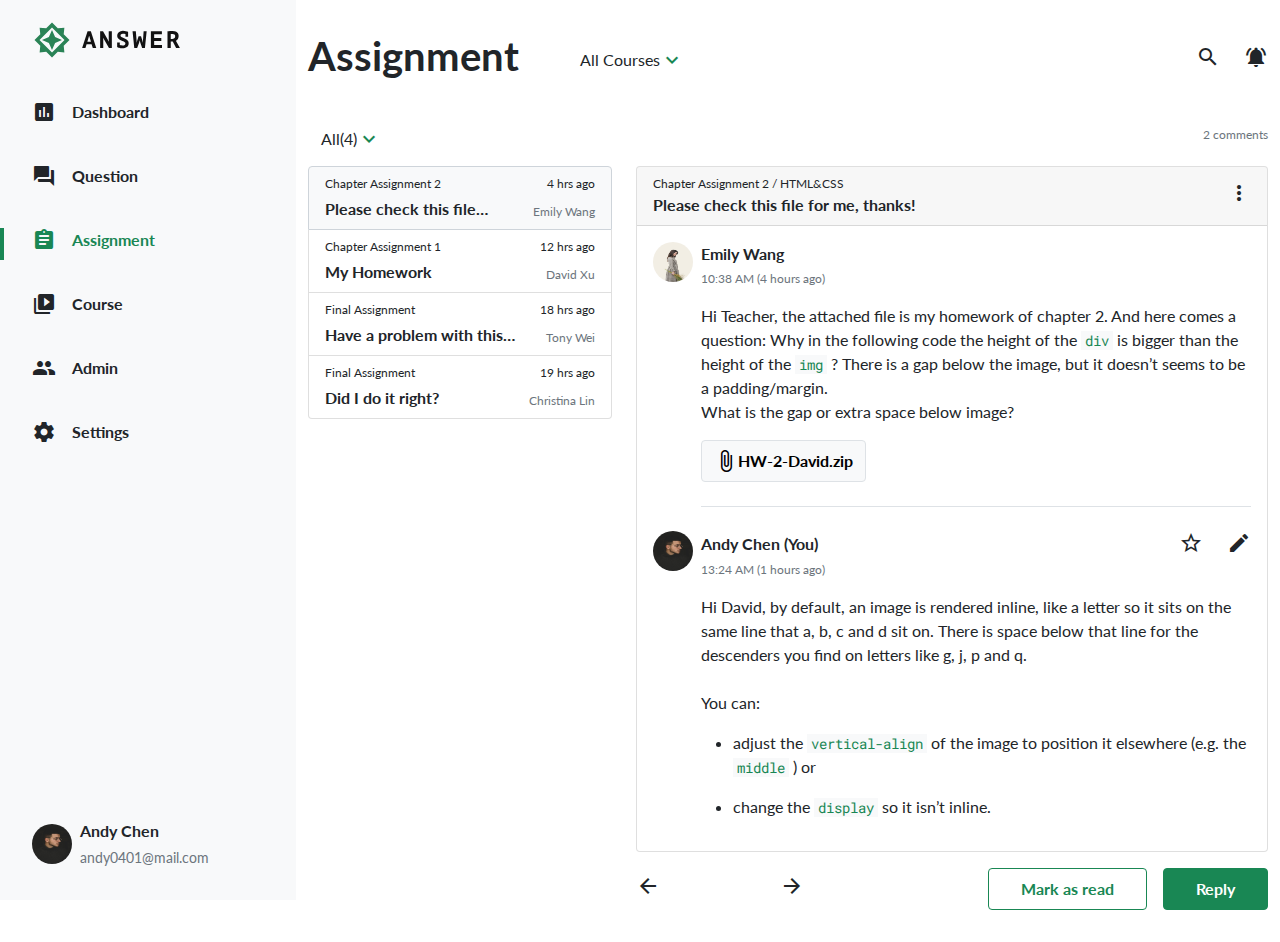
<file: index.html>
<!DOCTYPE html>
<html lang="en">

  <head>
    <meta charset="UTF-8">
    <meta name="viewport" content="width=device-width, initial-scale=1.0">
    <meta http-equiv="X-UA-Compatible" content="ie=edge">
    <title>Boostrap Index</title>
    <link href="https://fonts.googleapis.com/icon?family=Material+Icons|Material+Icons+Outlined" rel="stylesheet">
    <link rel="stylesheet" href="./assets/style/all.css">
  </head>

  <body>
    <div class="d-flex flex-column justify-content-between bg-light dashboard">
      <nav class="nav flex-column fw-bold">
        <a class="nav-link" href="index.html"><img class="img-fluid" src="assets/images/logo-ANSWER.svg" alt="logo"></a>
        <li class="nav-item">
          <a class="nav-link link-success d-flex" href="#">
            <span class="material-icons me-3 d-block">assessment</span>Dashboard
          </a>
        </li>
        <li class="nav-item">
          <a class="nav-link link-success d-flex" href="#">
            <span class="material-icons me-3 d-block">question_answer</span>Question
          </a>
        </li>
        <li class="nav-item">
          <a class="nav-link link-success d-flex active" aria-current="index" href="index.html">
            <span class="material-icons me-3 d-block">assignment</span>Assignment
          </a>
        </li>
        <li class="nav-item">
          <a class="nav-link link-success d-flex" href="#">
            <span class="material-icons me-3 d-block">video_library</span>Course
          </a>
        </li>
        <li class="nav-item">
          <a class="nav-link link-success d-flex " href="admin.html">
            <span class="material-icons me-3 d-block">people</span>Admin
          </a>
        </li>
        <li class="nav-item">
          <a class="nav-link link-success d-flex" href="#">
            <span class="material-icons me-3 d-block">settings</span>Settings
          </a>
        </li>
      </nav>
      <div class="d-flex align-items-center dashboard-user">
        <img src="assets/images/andychen.jpeg" alt="user" width="40" height="40" class="rounded-circle me-2">
        <div>
          <p class="fw-bold mb-1 fs-6">Andy Chen</p>
          <p class="small mb-0 text-secondary">andy0401@mail.com</p>
        </div>
      </div>
    </div>
    

    

<div class="container-fluid">
    <header class=" d-flex justify-content-between align-items-center">
        <div class="d-flex align-items-center">
            <h1 class="fw-bold me-5">Assignment</h1>
            <div class="dropdown fw-bold">
                <button class="btn d-flex text-dark" type="button" id="dropdownMenuButton1" data-bs-toggle="dropdown" aria-expanded="false">
                    All Courses
                    <span class="material-icons expand_more text-success">expand_more</span>
                    <span class="material-icons expand_less text-success">expand_less</span>
                </button>
                <ul class="dropdown-menu" aria-labelledby="dropdownMenuButton1">
                    <li><a class="dropdown-item" href="#">HTML&CSS</a></li>
                    <li><a class="dropdown-item" href="#">Javascript</a></li>
                    <li><a class="dropdown-item" href="#">Vue</a></li>
                </ul>
            </div>
        </div>
        <div class="d-flex gap-4">
            <a class="d-block icon" href="#">
                <span class="material-icons">search</span>
            </a>
            <a class="d-block icon" href="#">
                <span class="material-icons">notifications_active</span>
            </a>
        </div>
    </header>

    <main>
        <div class="d-flex justify-content-between align-items-center">
            <div class="dropdown fw-bold mb-2">
                <button class="btn d-flex text-dark" type="button" id="dropdownMenuButton1" data-bs-toggle="dropdown" aria-expanded="false">
                    All(4)
                    <span class="material-icons expand_more text-success">expand_more</span>
                    <span class="material-icons expand_less text-success">expand_less</span>
                </button>
                <ul class="dropdown-menu" aria-labelledby="dropdownMenuButton1">
                    <li><a class="dropdown-item" href="#">All(4)</a></li>
                    <li><a class="dropdown-item" href="#">Chapter Assignment 1(1)</a></li>
                    <li><a class="dropdown-item" href="#">Chapter Assignment 2(1)</a></li>
                    <li><a class="dropdown-item" href="#">Final Assignment(2)</a></li>
                </ul>
            </div>
            <p class="fs-7 text-secondary">2 comments</p>
        </div>
        <div class="row">
            <div class="col-4">
              <div class="list-group" id="list-tab" role="tablist">
                <a class="list-group-item list-group-item-action active" id="list-home-list" data-bs-toggle="list" href="#list-home" role="tab" aria-controls="list-home">
                    <div class="d-flex w-100 justify-content-between">
                        <p class="fs-7 mb-1 text-dark">Chapter Assignment 2</p>
                        <p class="fs-7 mb-1 text-dark">4 hrs ago</p>
                    </div>
                    <div class="d-flex w-100 justify-content-between align-items-end">
                        <p class="fw-bold text-dark mb-0">Please check this file…</p>
                        <p class="fs-7 text-secondary mb-0">Emily Wang</p>
                    </div>
                </a>
                <a class="list-group-item list-group-item-action" id="list-profile-list" data-bs-toggle="list" href="#list-profile" role="tab" aria-controls="list-profile">
                    <div class="d-flex w-100 justify-content-between">
                        <p class="fs-7 mb-1 text-dark">Chapter Assignment 1</p>
                        <p class="fs-7 mb-1 text-dark">12 hrs ago</p>
                    </div>
                    <div class="d-flex w-100 justify-content-between align-items-end">
                        <p class="fw-bold text-dark mb-0">My Homework</p>
                        <p class="fs-7 text-secondary mb-0">David Xu</p>
                    </div>
                </a>
                <a class="list-group-item list-group-item-action" id="list-messages-list" data-bs-toggle="list" href="#list-messages" role="tab" aria-controls="list-messages">
                    <div class="d-flex w-100 justify-content-between">
                        <p class="fs-7 mb-1 text-dark">Final Assignment</p>
                        <p class="fs-7 mb-1 text-dark">18 hrs ago</p>
                    </div>
                    <div class="d-flex w-100 justify-content-between align-items-end">
                        <p class="fw-bold text-dark mb-0">Have a problem with this…</p>
                        <p class="fs-7 text-secondary mb-0">Tony Wei</p>
                    </div>
                </a>
                <a class="list-group-item list-group-item-action" id="list-settings-list" data-bs-toggle="list" href="#list-settings" role="tab" aria-controls="list-settings">
                    <div class="d-flex w-100 justify-content-between">
                        <p class="fs-7 mb-1 text-dark">Final Assignment</p>
                        <p class="fs-7 mb-1 text-dark">19 hrs ago</p>
                    </div>
                    <div class="d-flex w-100 justify-content-between align-items-end">
                        <p class="fw-bold text-dark mb-0">Did I do it right?</p>
                        <p class="fs-7 text-secondary mb-0">Christina Lin</p>
                    </div>
                </a>
              </div>
            </div>

            <div class="col-8">
                <div class="tab-content" id="nav-tabContent">
                    <div class="tab-pane fade show active" id="list-home" role="tabpanel" aria-labelledby="list-home-list">
                        <div class="card">
                            <div class="card-header d-flex justify-content-between align-items-center">
                                <div class="card-header-left">
                                    <p class="fs-7 text-dark mb-0">
                                        Chapter Assignment 2 / HTML&CSS
                                    </p>
                                    <p class="fw-bold text-dark mb-0">
                                        Please check this file for me, thanks!
                                    </p>
                                </div>
                                <a class="d-block icon" href="#">
                                    <span class="material-icons">more_vert</span>
                                </a>
                            </div>
                            <div class="card-body">
                                <!-- 學生問題 -->
                                <div class="d-flex">
                                    <div class="flex-shrink-0">
                                        <img src="assets/images/emilywang.jpeg" alt="student" width="40" height="40" class="rounded-circle">
                                    </div>
                                    <div class="flex-grow-1 ms-2 border-bottom pb-4 mb-4">
                                        <p class="text-dark fw-bold fs-6 mb-1">Emily Wang</p>
                                        <p class="text-secondary fs-7 mb-3">10:38 AM (4 hours ago)</p>
                                        <p class="text-dark fs-6">
                                            Hi Teacher, the attached file is my homework of chapter 2. And here comes a question: 
                                            Why in the following code the height of the <code class="text-success bg-light px-1 ff-roboto-mono">div</code> is bigger than the height of the 
                                            <code class="text-success bg-light px-1 ff-roboto-mono">img</code> 
                                            ? There is a gap below the image, but it doesn’t seems to be a padding/margin. <br>
                                            What is the gap or extra space below image?
                                        </p>
                                        
                                        <a href="#" class="btn btn-light border py-2 fw-bold" download="HW-2-David.zip">
                                            <p class="d-flex mb-0"><span class="material-icons d-block">attach_file</span>HW-2-David.zip</p>
                                        </a>
                                    </div>
                                </div>
                                <!-- 助教回復 -->
                                <div class="collapse multi-collapse show" id="collapseReply">
                                    <div class="d-flex">
                                        <div class="flex-shrink-0 d-flex">
                                            <img src="assets/images/andychen.jpeg" alt="user" width="40" height="40" class="rounded-circle">
                                        </div>
                                        <div class="flex-grow-1 ms-2">
                                            <div class="d-flex justify-content-between align-items-center">
                                                <p class="text-dark fw-bold fs-6 mb-1">Andy Chen (You)</p>
                                                <div class="d-flex gap-4">
                                                    <a class="d-block icon" href="#">
                                                        <span class="material-icons">star_border</span>
                                                    </a>
                                                    <a class="d-block icon" href="#">
                                                        <span class="material-icons">edit</span>
                                                    </a>
                                                </div>
                                            </div>
                                            <p class="text-secondary fs-7 mb-3">13:24 AM (1 hours ago)</p>
                                            <p class="text-dark fs-6">
                                                Hi David, by default, an image is rendered inline, like a letter so it sits on the same line that a, b, c and d sit on. 
                                                There is space below that line for the descenders you find on letters like g, j, p and q. <br><br>
                                                You can:
                                                <ul>
                                                    <li>
                                                        <p>
                                                            adjust the <code class="text-success bg-light px-1 ff-roboto-mono">vertical-align</code>
                                                            of the image to position it elsewhere (e.g. the <code class="text-success bg-light px-1 ff-roboto-mono">middle</code> ) or
                                                        </p>
                                                    </li>
                                                    <li>
                                                        <p>change the <code class="text-success bg-light px-1 ff-roboto-mono">display</code> so it isn’t inline.</p>
                                                    </li>
                                                </ul>
                                            </p>
                                        </div>
                                    </div>
                                </div>
                            </div>
                        </div>
                    </div>
                    <div class="tab-pane fade" id="list-profile" role="tabpanel" aria-labelledby="list-profile-list">
                        <div class="card">
                            <div class="card-header d-flex justify-content-between align-items-center">
                                <div class="card-header-left">
                                    <p class="fs-7 text-dark mb-0">
                                        Chapter Assignment 1 / HTML&CSS
                                    </p>
                                    <p class="fw-bold text-dark mb-0">
                                        My Homework
                                    </p>
                                </div>
                                <a class="d-block icon" href="#">
                                    <span class="material-icons">more_vert</span>
                                </a>
                            </div>
                            <div class="card-body">
                                <!-- 學生問題 -->
                                <div class="d-flex">
                                    <div class="flex-shrink-0">
                                        <img src="assets/images/emilywang.jpeg" alt="student" width="40" height="40" class="rounded-circle">
                                    </div>
                                    <div class="flex-grow-1 ms-2 border-bottom pb-4 mb-4">
                                        <p class="text-dark fw-bold fs-6 mb-1">David Xu</p>
                                        <p class="text-secondary fs-7 mb-3">10:38 AM (4 hours ago)</p>
                                        <p class="text-dark fs-6">
                                            Hi Teacher, the attached file is my homework of chapter 2. And here comes a question: 
                                            Why in the following code the height of the <code class="text-success bg-light px-1 ff-roboto-mono">div</code> is bigger than the height of the 
                                            <code class="text-success bg-light px-1 ff-roboto-mono">img</code> 
                                            ? There is a gap below the image, but it doesn’t seems to be a padding/margin. <br>
                                            What is the gap or extra space below image?
                                        </p>
                                        
                                        <a href="#" class="btn btn-light border py-2 fw-bold" download="HW-2-David.zip">
                                            <p class="d-flex mb-0"><span class="material-icons d-block">attach_file</span>HW-2-David.zip</p>
                                        </a>
                                    </div>
                                </div>
                            </div>
                        </div>
                    </div>
                    <div class="tab-pane fade" id="list-messages" role="tabpanel" aria-labelledby="list-messages-list">
                        <div class="card">
                            <div class="card-header d-flex justify-content-between align-items-center">
                                <div class="card-header-left">
                                    <p class="fs-7 text-dark mb-0">
                                        Final Assignment / HTML&CSS
                                    </p>
                                    <p class="fw-bold text-dark mb-0">
                                        Have a problem with this…
                                    </p>
                                </div>
                                <a class="d-block icon" href="#">
                                    <span class="material-icons">more_vert</span>
                                </a>
                            </div>
                            <div class="card-body">
                                <!-- 學生問題 -->
                                <div class="d-flex">
                                    <div class="flex-shrink-0">
                                        <img src="assets/images/emilywang.jpeg" alt="student" width="40" height="40" class="rounded-circle">
                                    </div>
                                    <div class="flex-grow-1 ms-2 border-bottom pb-4 mb-4">
                                        <p class="text-dark fw-bold fs-6 mb-1">Tony Wei</p>
                                        <p class="text-secondary fs-7 mb-3">10:38 AM (4 hours ago)</p>
                                        <p class="text-dark fs-6">
                                            Hi Teacher, the attached file is my homework of chapter 2. And here comes a question: 
                                            Why in the following code the height of the <code class="text-success bg-light px-1 ff-roboto-mono">div</code> is bigger than the height of the 
                                            <code class="text-success bg-light px-1 ff-roboto-mono">img</code> 
                                            ? There is a gap below the image, but it doesn’t seems to be a padding/margin. <br>
                                            What is the gap or extra space below image?
                                        </p>
                                        
                                        <a href="#" class="btn btn-light border py-2 fw-bold" download="HW-2-David.zip">
                                            <p class="d-flex mb-0"><span class="material-icons d-block">attach_file</span>HW-2-David.zip</p>
                                        </a>
                                    </div>
                                </div>
                            </div>
                        </div>
                    </div>
                    <div class="tab-pane fade" id="list-settings" role="tabpanel" aria-labelledby="list-settings-list">
                        <div class="card">
                            <div class="card-header d-flex justify-content-between align-items-center">
                                <div class="card-header-left">
                                    <p class="fs-7 text-dark mb-0">
                                        Final Assignment / HTML&CSS
                                    </p>
                                    <p class="fw-bold text-dark mb-0">
                                        Did I do it right?
                                    </p>
                                </div>
                                <a class="d-block icon" href="#">
                                    <span class="material-icons">more_vert</span>
                                </a>
                            </div>
                            <div class="card-body">
                                <!-- 學生問題 -->
                                <div class="d-flex">
                                    <div class="flex-shrink-0">
                                        <img src="assets/images/emilywang.jpeg" alt="student" width="40" height="40" class="rounded-circle">
                                    </div>
                                    <div class="flex-grow-1 ms-2 border-bottom pb-4 mb-4">
                                        <p class="text-dark fw-bold fs-6 mb-1">Christina Lin</p>
                                        <p class="text-secondary fs-7 mb-3">10:38 AM (4 hours ago)</p>
                                        <p class="text-dark fs-6">
                                            Hi Teacher, the attached file is my homework of chapter 2. And here comes a question: 
                                            Why in the following code the height of the <code class="text-success bg-light px-1 ff-roboto-mono">div</code> is bigger than the height of the 
                                            <code class="text-success bg-light px-1 ff-roboto-mono">img</code> 
                                            ? There is a gap below the image, but it doesn’t seems to be a padding/margin. <br>
                                            What is the gap or extra space below image?
                                        </p>
                                        
                                        <a href="#" class="btn btn-light border py-2 fw-bold" download="HW-2-David.zip">
                                            <p class="d-flex mb-0"><span class="material-icons d-block">attach_file</span>HW-2-David.zip</p>
                                        </a>
                                    </div>
                                </div>
                            </div>
                        </div>
                    </div>
                </div>
                
                <!-- Reply ckeditor -->
                <div class="collapse multi-collapse mt-0" id="collapseEdit">
                    <div class="card border-0">
                        <div id="editor"></div>
                    </div>
                    <div class="card-body">
                        <div class="d-flex gap-3 justify-content-end">
                            <button type="button" class="btn btn-outline-success fw-bold py-2 px-4 cancel-btn" data-bs-toggle="collapse" data-bs-target=".multi-collapse" aria-expanded="false" aria-controls="collapseReply collapseEdit">Cancel</button>
                            <button type="button" class="btn btn-success fw-bold py-2 px-4">Reply</button>
                        </div>
                    </div>
                </div>

                <div class="d-flex justify-content-between align-items-center reply-footer mt-3">
                    <div class="d-flex gap-4">
                        <a class="d-block icon" href="#">
                            <span class="material-icons">arrow_back_ios</span>
                        </a>
                        <a class="d-block icon" href="#">
                            <span class="material-icons">arrow_forward_ios</span>
                        </a>
                    </div>
                    <div class="d-flex gap-3">
                        <button type="button" class="btn btn-outline-success fw-bold py-2 px-p-32">Mark as read</button>
                        <button type="button" class="btn btn-success fw-bold py-2 px-p-32 reply-btn" data-bs-toggle="collapse" data-bs-target=".multi-collapse" aria-expanded="false" aria-controls="collapseReply collapseEdit">Reply</button>
                    </div>
                </div>
            </div>
        </div>
    </main>
</div>


    <script src="https://cdn.ckeditor.com/ckeditor5/35.0.1/classic/ckeditor.js"></script>
    <script src="./assets/js/vendors.js"></script>
    <script src="./assets/js/all.js"></script>
  </body>

</html>
</file>
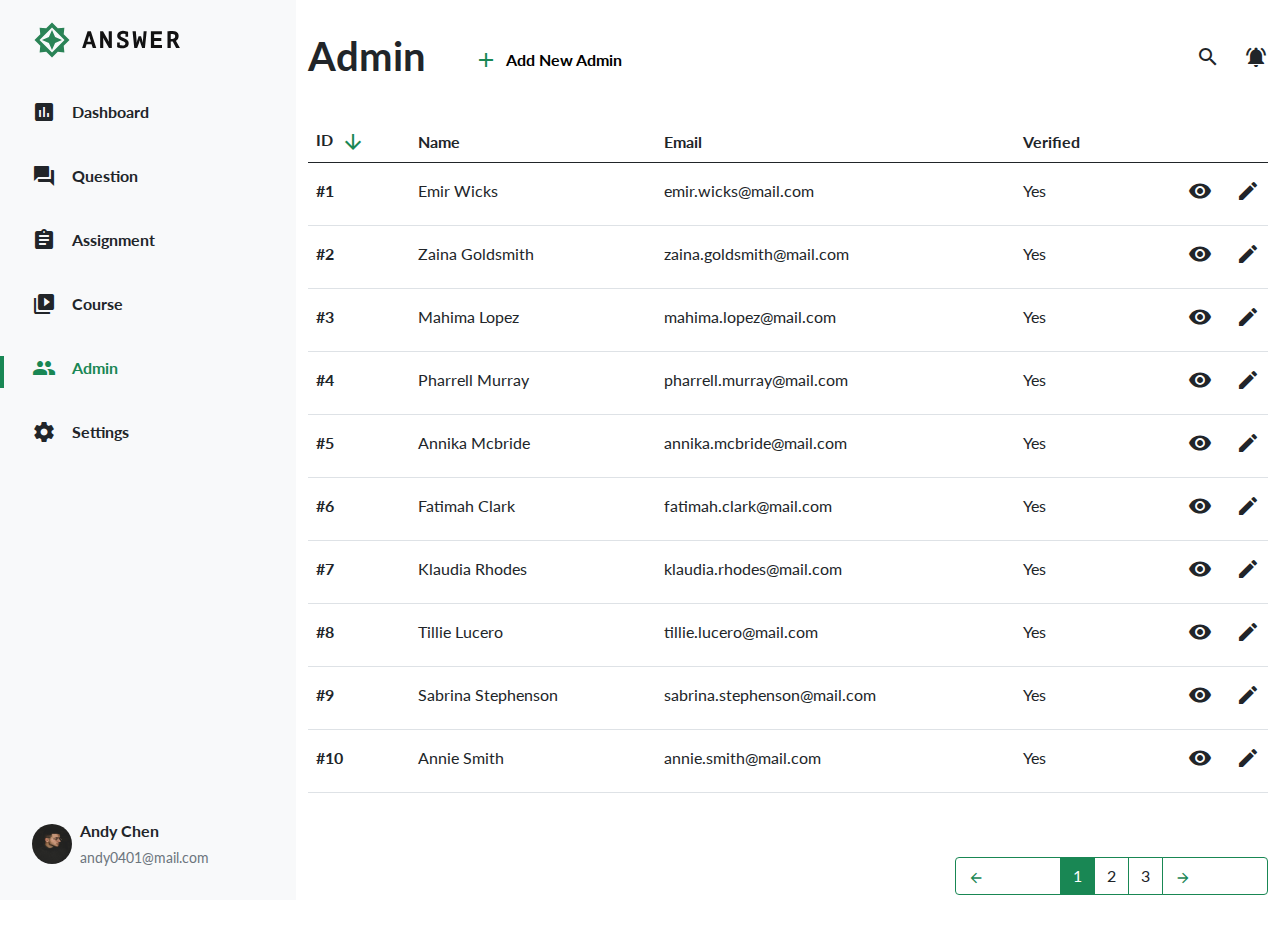
<file: admin.html>
<!DOCTYPE html>
<html lang="en">

  <head>
    <meta charset="UTF-8">
    <meta name="viewport" content="width=device-width, initial-scale=1.0">
    <meta http-equiv="X-UA-Compatible" content="ie=edge">
    <title>Boostrap Index</title>
    <link href="https://fonts.googleapis.com/icon?family=Material+Icons|Material+Icons+Outlined" rel="stylesheet">
    <link rel="stylesheet" href="./assets/style/all.css">
  </head>

  <body>
    <div class="d-flex flex-column justify-content-between bg-light dashboard">
      <nav class="nav flex-column fw-bold">
        <a class="nav-link" href="index.html"><img class="img-fluid" src="assets/images/logo-ANSWER.svg" alt="logo"></a>
        <li class="nav-item">
          <a class="nav-link link-success d-flex" href="#">
            <span class="material-icons me-3 d-block">assessment</span>Dashboard
          </a>
        </li>
        <li class="nav-item">
          <a class="nav-link link-success d-flex" href="#">
            <span class="material-icons me-3 d-block">question_answer</span>Question
          </a>
        </li>
        <li class="nav-item">
          <a class="nav-link link-success d-flex " aria-current="index" href="index.html">
            <span class="material-icons me-3 d-block">assignment</span>Assignment
          </a>
        </li>
        <li class="nav-item">
          <a class="nav-link link-success d-flex" href="#">
            <span class="material-icons me-3 d-block">video_library</span>Course
          </a>
        </li>
        <li class="nav-item">
          <a class="nav-link link-success d-flex active" href="admin.html">
            <span class="material-icons me-3 d-block">people</span>Admin
          </a>
        </li>
        <li class="nav-item">
          <a class="nav-link link-success d-flex" href="#">
            <span class="material-icons me-3 d-block">settings</span>Settings
          </a>
        </li>
      </nav>
      <div class="d-flex align-items-center dashboard-user">
        <img src="assets/images/andychen.jpeg" alt="user" width="40" height="40" class="rounded-circle me-2">
        <div>
          <p class="fw-bold mb-1 fs-6">Andy Chen</p>
          <p class="small mb-0 text-secondary">andy0401@mail.com</p>
        </div>
      </div>
    </div>
    

    

<div class="container-fluid">
    <header class=" d-flex justify-content-between align-items-center">
        <div class="d-flex align-items-center">
            <h1 class="fw-bold me-5">Admin</h1>
            <a class="d-flex fw-bold add-btn" href="#" data-bs-toggle="modal" data-bs-target="#add-user-modal">
                <span class="material-icons d-block me-2 text-success">add</span>
                Add New Admin
            </a>
        </div>
        <div class="d-flex gap-4">
            <a class="d-block icon" href="#">
                <span class="material-icons">search</span>
            </a>
            <a class="d-block icon" href="#">
                <span class="material-icons">notifications_active</span>
            </a>
        </div>
    </header>

    <main class="d-flex flex-column justify-content-between">
        <table class="table table-hover mb-5">
            <thead>
              <tr class="fw-bold">
                <th scope="col">
                    <span>ID</span>
                    <a class="d-inline-block text-success ms-1" href="#">
                        <span class="material-icons lh-1 align-middle">arrow_downward</span>
                    </a>
                </th>
                <th scope="col">Name</th>
                <th scope="col">Email</th>
                <th scope="col">Verified</th>
                <th scope="col"></th>
              </tr>
            </thead>
            <tbody class="table-group-divider">
              <tr>
                <th scope="row" class="py-3">#1</td>
                <td class="py-3">Emir Wicks</td>
                <td class="py-3">emir.wicks@mail.com</td>
                <td class="py-3">Yes</td>
                <td class="d-flex gap-4 py-3 justify-content-end">
                    <a class="d-block icon" href="#" data-bs-toggle="modal" data-bs-target="#view-user-modal">
                        <span class="material-icons">visibility</span>
                    </a>
                    <a class="d-block icon" href="#" data-bs-toggle="modal" data-bs-target="#edit-user-modal">
                        <span class="material-icons">edit</span>
                    </a>
                </td>
              </tr>
              <tr>
                <th scope="row" class="py-3">#2</td>
                <td class="py-3">Zaina Goldsmith</td>
                <td class="py-3">zaina.goldsmith@mail.com</td>
                <td class="py-3">Yes</td>
                <td class="d-flex gap-4 py-3 justify-content-end">
                    <a class="d-block icon" href="#">
                        <span class="material-icons">visibility</span>
                    </a>
                    <a class="d-block icon" href="#">
                        <span class="material-icons">edit</span>
                    </a>
                </td>
              </tr>
              <tr>
                <th scope="row" class="py-3">#3</td>
                <td class="py-3">Mahima Lopez</td>
                <td class="py-3">mahima.lopez@mail.com</td>
                <td class="py-3">Yes</td>
                <td class="d-flex gap-4 py-3 justify-content-end">
                    <a class="d-block icon" href="#">
                        <span class="material-icons">visibility</span>
                    </a>
                    <a class="d-block icon" href="#">
                        <span class="material-icons">edit</span>
                    </a>
                </td>
              </tr>
              <tr>
                <th scope="row" class="py-3">#4</td>
                <td class="py-3">Pharrell Murray</td>
                <td class="py-3">pharrell.murray@mail.com</td>
                <td class="py-3">Yes</td>
                <td class="d-flex gap-4 py-3 justify-content-end">
                    <a class="d-block icon" href="#">
                        <span class="material-icons">visibility</span>
                    </a>
                    <a class="d-block icon" href="#">
                        <span class="material-icons">edit</span>
                    </a>
                </td>
              </tr>
              <tr>
                <th scope="row" class="py-3">#5</td>
                <td class="py-3">Annika Mcbride</td>
                <td class="py-3">annika.mcbride@mail.com</td>
                <td class="py-3">Yes</td>
                <td class="d-flex gap-4 py-3 justify-content-end">
                    <a class="d-block icon" href="#">
                        <span class="material-icons">visibility</span>
                    </a>
                    <a class="d-block icon" href="#">
                        <span class="material-icons">edit</span>
                    </a>
                </td>
              </tr>
              <tr>
                <th scope="row" class="py-3">#6</td>
                <td class="py-3">Fatimah Clark</td>
                <td class="py-3">fatimah.clark@mail.com</td>
                <td class="py-3">Yes</td>
                <td class="d-flex gap-4 py-3 justify-content-end">
                    <a class="d-block icon" href="#">
                        <span class="material-icons">visibility</span>
                    </a>
                    <a class="d-block icon" href="#">
                        <span class="material-icons">edit</span>
                    </a>
                </td>
              </tr>
              <tr>
                <th scope="row" class="py-3">#7</td>
                <td class="py-3">Klaudia Rhodes</td>
                <td class="py-3">klaudia.rhodes@mail.com</td>
                <td class="py-3">Yes</td>
                <td class="d-flex gap-4 py-3 justify-content-end">
                    <a class="d-block icon" href="#">
                        <span class="material-icons">visibility</span>
                    </a>
                    <a class="d-block icon" href="#">
                        <span class="material-icons">edit</span>
                    </a>
                </td>
              </tr>
              <tr>
                <th scope="row" class="py-3">#8</td>
                <td class="py-3">Tillie Lucero</td>
                <td class="py-3">tillie.lucero@mail.com</td>
                <td class="py-3">Yes</td>
                <td class="d-flex gap-4 py-3 justify-content-end">
                    <a class="d-block icon" href="#">
                        <span class="material-icons">visibility</span>
                    </a>
                    <a class="d-block icon" href="#">
                        <span class="material-icons">edit</span>
                    </a>
                </td>
              </tr>
              <tr>
                <th scope="row" class="py-3">#9</td>
                <td class="py-3">Sabrina Stephenson</td>
                <td class="py-3">sabrina.stephenson@mail.com</td>
                <td class="py-3">Yes</td>
                <td class="d-flex gap-4 py-3 justify-content-end">
                    <a class="d-block icon" href="#">
                        <span class="material-icons">visibility</span>
                    </a>
                    <a class="d-block icon" href="#">
                        <span class="material-icons">edit</span>
                    </a>
                </td>
              </tr>
              <tr>
                <th scope="row" class="py-3">#10</td>
                <td class="py-3">Annie Smith</td>
                <td class="py-3">annie.smith@mail.com</td>
                <td class="py-3">Yes</td>
                <td class="d-flex gap-4 py-3 justify-content-end">
                    <a class="d-block icon" href="#">
                        <span class="material-icons">visibility</span>
                    </a>
                    <a class="d-block icon" href="#">
                        <span class="material-icons">edit</span>
                    </a>
                </td>
              </tr>
            </tbody>
        </table>
        <nav class="mt-3" aria-label="Page navigation">
            <ul class="pagination justify-content-end">
              <li class="page-item">
                <a class="page-link border-success text-success" href="#" tabindex="-1" aria-disabled="true">
                    <span class="material-icons align-middle fs-6">arrow_back_ios</span>
                </a>
              </li>
              <li class="page-item active" aria-current="page">
                <a class="page-link border-success bg-success" href="#">1</a>
              </li>
              <li class="page-item">
                <a class="page-link border-success text-dark" href="#">2</a>
              </li>
              <li class="page-item">
                <a class="page-link border-success text-dark" href="#">3</a>
              </li>
              <li class="page-item">
                <a class="page-link border-success text-success" href="#">
                    <span class="material-icons align-middle fs-6">arrow_forward_ios</span>
                </a>
              </li>
            </ul>
        </nav>
    </main>
</div>

<!-- Add New user -->
<div class="modal fade" id="add-user-modal" tabindex="-1" aria-labelledby="add-user-modalLabel" aria-hidden="true">
    <div class="modal-dialog modal-dialog-scrollable">
      <div class="modal-content">
        <div class="modal-header">
          <h4 class="modal-title fw-bold" id="add-user-modal-label">New Admin</h4>
          <button type="button" class="btn-close" data-bs-dismiss="modal" aria-label="Close"></button>
        </div>
        <div class="modal-body p-p-32">
            <form>
                <!-- Account -->
                <h5 class="mb-3 fw-bold">Account</h5>
                <div class="mb-3 small">
                  <label for="name" class="col-form-label pt-0 pb-1">Name</label>
                  <input type="text" class="form-control py-2" id="name">
                </div>
                <div class="mb-3 small">
                    <label for="email" class="col-form-label pt-0 pb-1">Email</label>
                    <input type="email" class="form-control py-2" id="email">
                </div>

                <hr class="my-4">

                <!-- Verification -->
                <h5 class="mb-3 fw-bold">Verification</h5>
                <div class="d-flex mb-3">
                  <span class="material-icons text-danger me-1">warning</span>
                  <p class="fw-bold mb-0">Unverified</p>
                </div>
                <button type="button" class="btn btn-outline-success fw-bold py-3 w-100 border-secondary">Send Verification Mail</button>

                <hr class="my-4">

                <!-- Access Level -->
                <h5 class="mb-3 fw-bold">Access Level</h5>
                <select class="form-select form-select-lg" aria-label="Access Level select">
                  <option selected>-Choose access level-</option>
                  <option value="admin">admin</option>
                </select>

                <hr class="my-4">

                <!-- Custom Access -->
                <h5 class="mb-3 fw-bold">Custom Access</h5>
                <div class="form-check mb-3">
                  <input class="form-check-input" type="checkbox" value="Lecture" id="flexCheckLecture">
                  <label class="form-check-label" for="flexCheckLecture">Lecture</label>
                </div>
                <div class="form-check mb-3">
                  <input class="form-check-input" type="checkbox" value="Coupon" id="flexCheckCoupon">
                  <label class="form-check-label" for="flexCheckCoupon">Coupon</label>
                </div>
                <div class="form-check mb-3">
                  <input class="form-check-input" type="checkbox" value="Message" id="flexCheckMessage">
                  <label class="form-check-label" for="flexCheckMessage">Message</label>
                </div>
                <div class="form-check mb-3">
                  <input class="form-check-input" type="checkbox" value="Setting" id="flexCheckSetting">
                  <label class="form-check-label" for="flexCheckSetting">Setting</label>
                </div>
                <div class="form-check mb-3">
                  <input class="form-check-input" type="checkbox" value="Task" id="flexChecTaskd">
                  <label class="form-check-label" for="flexChecTaskd">Task Menu</label>
                </div>
            </form>
        </div>

        <div class="modal-footer">
            <button type="button" class="btn btn-outline-success fw-bold py-2 px-p-32" data-bs-dismiss="modal" aria-label="Cancel">Cancel</button>
            <button type="button" class="btn btn-success fw-bold py-2 px-p-32 reply-btn" data-bs-dismiss="modal">Add</button>
        </div>
      </div>
    </div>
</div>

<!-- Edit user -->
<div class="modal fade" id="edit-user-modal" tabindex="-1" aria-labelledby="edit-user-modalLabel" aria-hidden="true">
    <div class="modal-dialog modal-dialog-scrollable">
      <div class="modal-content">
        <div class="modal-header">
          <h4 class="modal-title fw-bold" id="edit-user-modal-label">Edit Admin</h4>
          <button type="button" class="btn-close" data-bs-dismiss="modal" aria-label="Close"></button>
        </div>
        <div class="modal-body p-p-32">
          <form>
              <!-- Account -->
              <h5 class="mb-3 fw-bold">Account</h5>
              <div class="mb-3 small">
                <label for="name" class="col-form-label pt-0 pb-1">Name</label>
                <input type="text" class="form-control py-2" id="name" value="Emir Wicks" readonly>
              </div>
              <div class="mb-3 small">
                  <label for="email" class="col-form-label pt-0 pb-1">Email</label>
                  <input type="email" class="form-control py-2" id="email" value="emir.wicks@mail.com" readonly>
              </div>

              <hr class="my-4">

              <!-- Verification -->
              <h5 class="mb-3 fw-bold">Verification</h5>
              <div class="d-flex justify-content-between mb-3">
                <div class="d-flex">
                  <span class="material-icons text-success me-1">check_circle</span>
                  <p class="fw-bold mb-0">Verified</p>
                </div>
                <p class="small mb-0">2020/4/12</p>
              </div>
              <button type="button" class="btn btn-outline-secondary fw-bold py-3 w-100 border-secondary" disabled>Send Verification Mail</button>

              <hr class="my-4">

              <!-- Access Level -->
              <h5 class="mb-3 fw-bold">Access Level</h5>
              <select class="form-select form-select-lg" aria-label="Access Level select">
                <option>-Choose access level-</option>
                <option value="admin" selected>admin</option>
              </select>

              <hr class="my-4">

              <!-- Custom Access -->
              <h5 class="mb-3 fw-bold">Custom Access</h5>
              <div class="form-check mb-3">
                <input class="form-check-input" type="checkbox" value="Lecture" id="flexCheckLecture">
                <label class="form-check-label" for="flexCheckLecture">Lecture</label>
              </div>
              <div class="form-check mb-3">
                <input class="form-check-input" type="checkbox" value="Coupon" id="flexCheckCoupon">
                <label class="form-check-label" for="flexCheckCoupon">Coupon</label>
              </div>
              <div class="form-check mb-3">
                <input class="form-check-input" type="checkbox" value="Message" id="flexCheckMessage">
                <label class="form-check-label" for="flexCheckMessage">Message</label>
              </div>
              <div class="form-check mb-3">
                <input class="form-check-input" type="checkbox" value="Setting" id="flexCheckSetting">
                <label class="form-check-label" for="flexCheckSetting">Setting</label>
              </div>
              <div class="form-check mb-3">
                <input class="form-check-input" type="checkbox" value="Task" id="flexChecTaskd">
                <label class="form-check-label" for="flexChecTaskd">Task Menu</label>
              </div>

              <hr class="my-4">

              <!-- Deactivate Account -->
              <h5 class="mb-3 fw-bold">Deactivate Account</h5>
              <div class="d-flex mb-3">
                <span class="material-icons text-danger me-1">warning</span>
                <p class="fw-bold mb-0 text-danger">This cannot be undone!</p>
              </div>
              <button type="button" class="btn btn-outline-danger fw-bold py-3 w-100">Deactivate This Account</button>


          </form>
      </div>
        <div class="modal-footer">
            <button type="button" class="btn btn-outline-success fw-bold py-2 px-p-32" data-bs-dismiss="modal" aria-label="Cancel">Cancel</button>
            <button type="button" class="btn btn-success fw-bold py-2 px-p-32 reply-btn" data-bs-dismiss="modal">Update</button>
        </div>
      </div>
    </div>
</div>

<!-- View user -->
<div class="modal fade" id="view-user-modal" tabindex="-1" aria-labelledby="view-user-modalLabel" aria-hidden="true">
    <div class="modal-dialog modal-dialog-centered">
      <div class="modal-content">
        <div class="modal-body p-p-32">
            <div class="d-flex">
                <div class="flex-shrink-0">
                    <img src="assets/images/emir.jpeg" width="141" height="141" alt="user">
                </div>
                <div class="flex-grow-1 ms-3">
                  <div class="d-flex justify-content-between align-items-center mb-2">
                    <p class="mb-0">#1</p>
                    <button type="button" class="btn-close" data-bs-dismiss="modal" aria-label="Close"></button>
                  </div>
                  <p class="mb-0">Admin</p>
                  <h4 class="fw-bold mb-2">Emir Wicks</h4>
                  <p class="small text-secondary mb-3">emir.wicks@mail.com</p>
                  <div class="d-flex justify-content-between align-items-center mb-2">
                    <p class="mb-0 bg-light px-2 py-1 rounded-2 small">Verified</p>
                    <button class="btn link-success verified-btn" type="button" data-bs-toggle="collapse" data-bs-target="#collapse-button" aria-expanded="false" aria-controls="collapse-button">
                      <span class="material-icons verified-expand-more text-success d-inline-block">expand_more</span>
                      <span class="material-icons verified-expand-less text-success d-none">expand_less</span>
                    </button>
                  </div>
                  <div class="collapse mt-4" id="collapse-button">
                      <div class="d-flex justify-content-between">
                        <button type="button" class="btn btn-outline-danger fw-bold py-2 px-p-32">Deactivate</button>
                        <button type="button" class="btn btn-success fw-bold py-2 px-p-32 reply-btn">Edit</button>
                      </div>
                  </div>
                </div>
            </div>
        </div>
      </div>
    </div>
</div>


    <script src="https://cdn.ckeditor.com/ckeditor5/35.0.1/classic/ckeditor.js"></script>
    <script src="./assets/js/vendors.js"></script>
    <script src="./assets/js/all.js"></script>
  </body>

</html>
</file>
